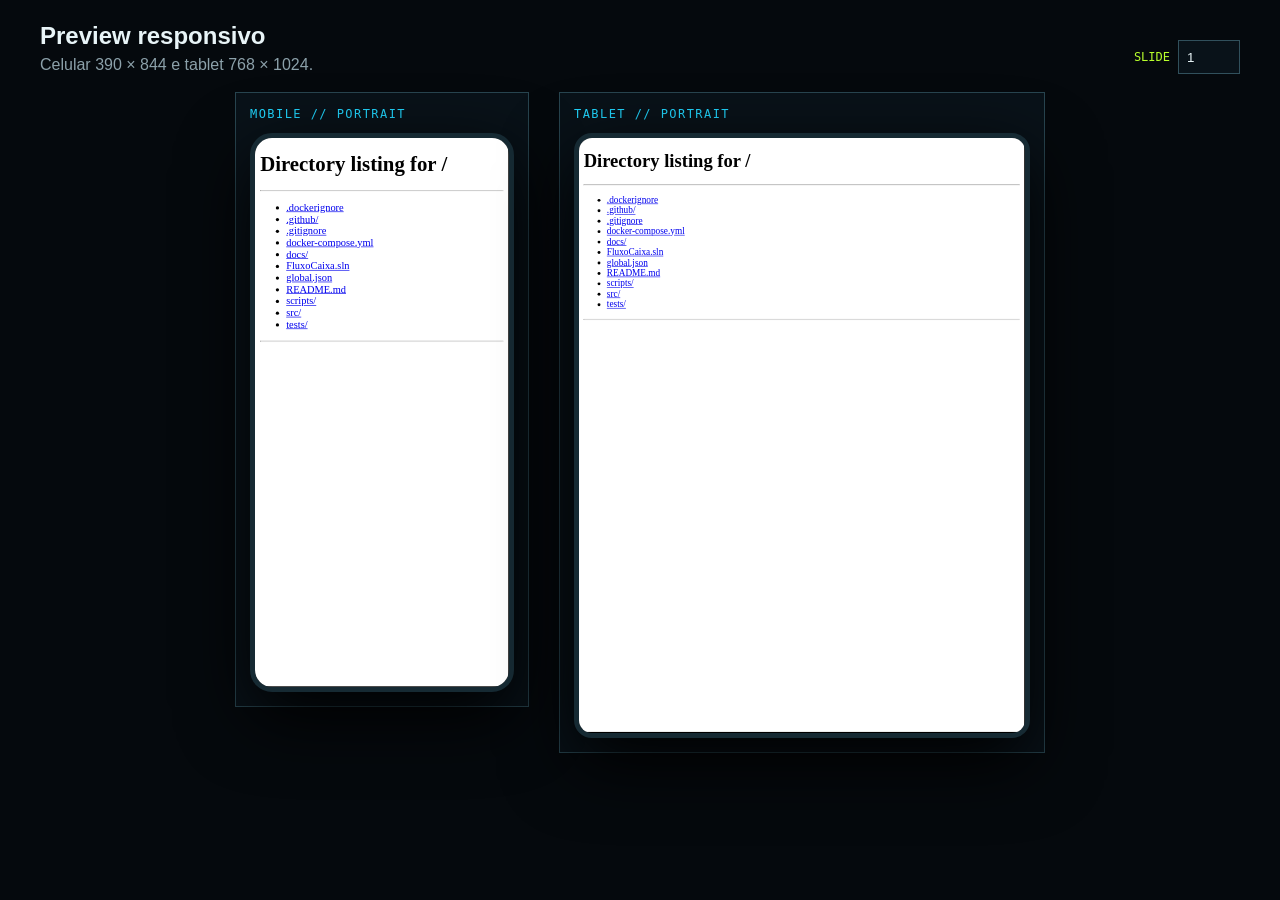
<file: docs/ProvaBC_Carrefour_Apresentacao/web/responsive-preview.html>
<!doctype html>
<html lang="pt-BR">
<head>
  <meta charset="utf-8">
  <meta name="viewport" content="width=device-width, initial-scale=1">
  <title>FluxoCaixa // Preview Responsivo</title>
  <style>
    :root { color-scheme: dark; font-family: "Bahnschrift", sans-serif; }
    * { box-sizing: border-box; }
    body { margin: 0; min-height: 100vh; padding: 22px; color: #e8f4f7; background: #05090d; }
    header { display: flex; justify-content: space-between; align-items: end; margin: 0 auto 18px; max-width: 1200px; }
    h1 { margin: 0; font-size: 24px; }
    p { margin: 6px 0 0; color: #8ca1aa; }
    label { display: flex; align-items: center; gap: 8px; color: #b8ff2c; font: 12px "Cascadia Code", monospace; }
    input { width: 62px; height: 34px; padding: 0 8px; color: #e8f4f7; border: 1px solid #31505c; background: #091219; }
    main { display: flex; justify-content: center; align-items: start; gap: 30px; max-width: 1200px; margin: auto; }
    article { padding: 14px; border: 1px solid #284550; background: #091219; }
    article h2 { margin: 0 0 12px; color: #21d7ff; font: 12px "Cascadia Code", monospace; letter-spacing: .12em; }
    .device { position: relative; overflow: hidden; border: 5px solid #162a33; border-radius: 22px; background: #000; box-shadow: 0 24px 70px #000; }
    .device iframe { position: absolute; inset: 0; border: 0; transform-origin: 0 0; }
    .phone { width: 264px; height: 559px; }
    .phone iframe { width: 390px; height: 844px; transform: scale(.65); }
    .tablet { width: 456px; height: 605px; border-radius: 18px; }
    .tablet iframe { width: 768px; height: 1024px; transform: scale(.58); }
    @media (max-width: 820px) {
      header { align-items: start; flex-direction: column; gap: 14px; }
      main { align-items: center; flex-direction: column; }
    }
  </style>
</head>
<body>
  <header>
    <div><h1>Preview responsivo</h1><p>Celular 390 × 844 e tablet 768 × 1024.</p></div>
    <label>SLIDE <input id="scene" type="number" min="1" max="12" value="1"></label>
  </header>
  <main>
    <article><h2>MOBILE // PORTRAIT</h2><div class="device phone"><iframe title="Preview mobile"></iframe></div></article>
    <article><h2>TABLET // PORTRAIT</h2><div class="device tablet"><iframe title="Preview tablet"></iframe></div></article>
  </main>
  <script>
    const params = new URLSearchParams(location.search);
    const input = document.querySelector("#scene");
    const frames = [...document.querySelectorAll("iframe")];
    const initial = Math.min(12, Math.max(1, Number(params.get("scene")) || 1));
    const autoOpenImage = params.get("image") === "1";

    if (autoOpenImage) {
      frames.forEach((frame) => frame.addEventListener("load", () => {
        setTimeout(() => frame.contentDocument.querySelector("#diagramStage")?.click(), 350);
      }));
    }

    function show(scene) {
      input.value = scene;
      frames.forEach((frame) => { frame.src = `/#${scene}`; });
      history.replaceState(null, "", `?scene=${scene}${autoOpenImage ? "&image=1" : ""}`);
    }

    input.addEventListener("change", () => show(Math.min(12, Math.max(1, Number(input.value) || 1))));
    show(initial);
  </script>
</body>
</html>
</file>
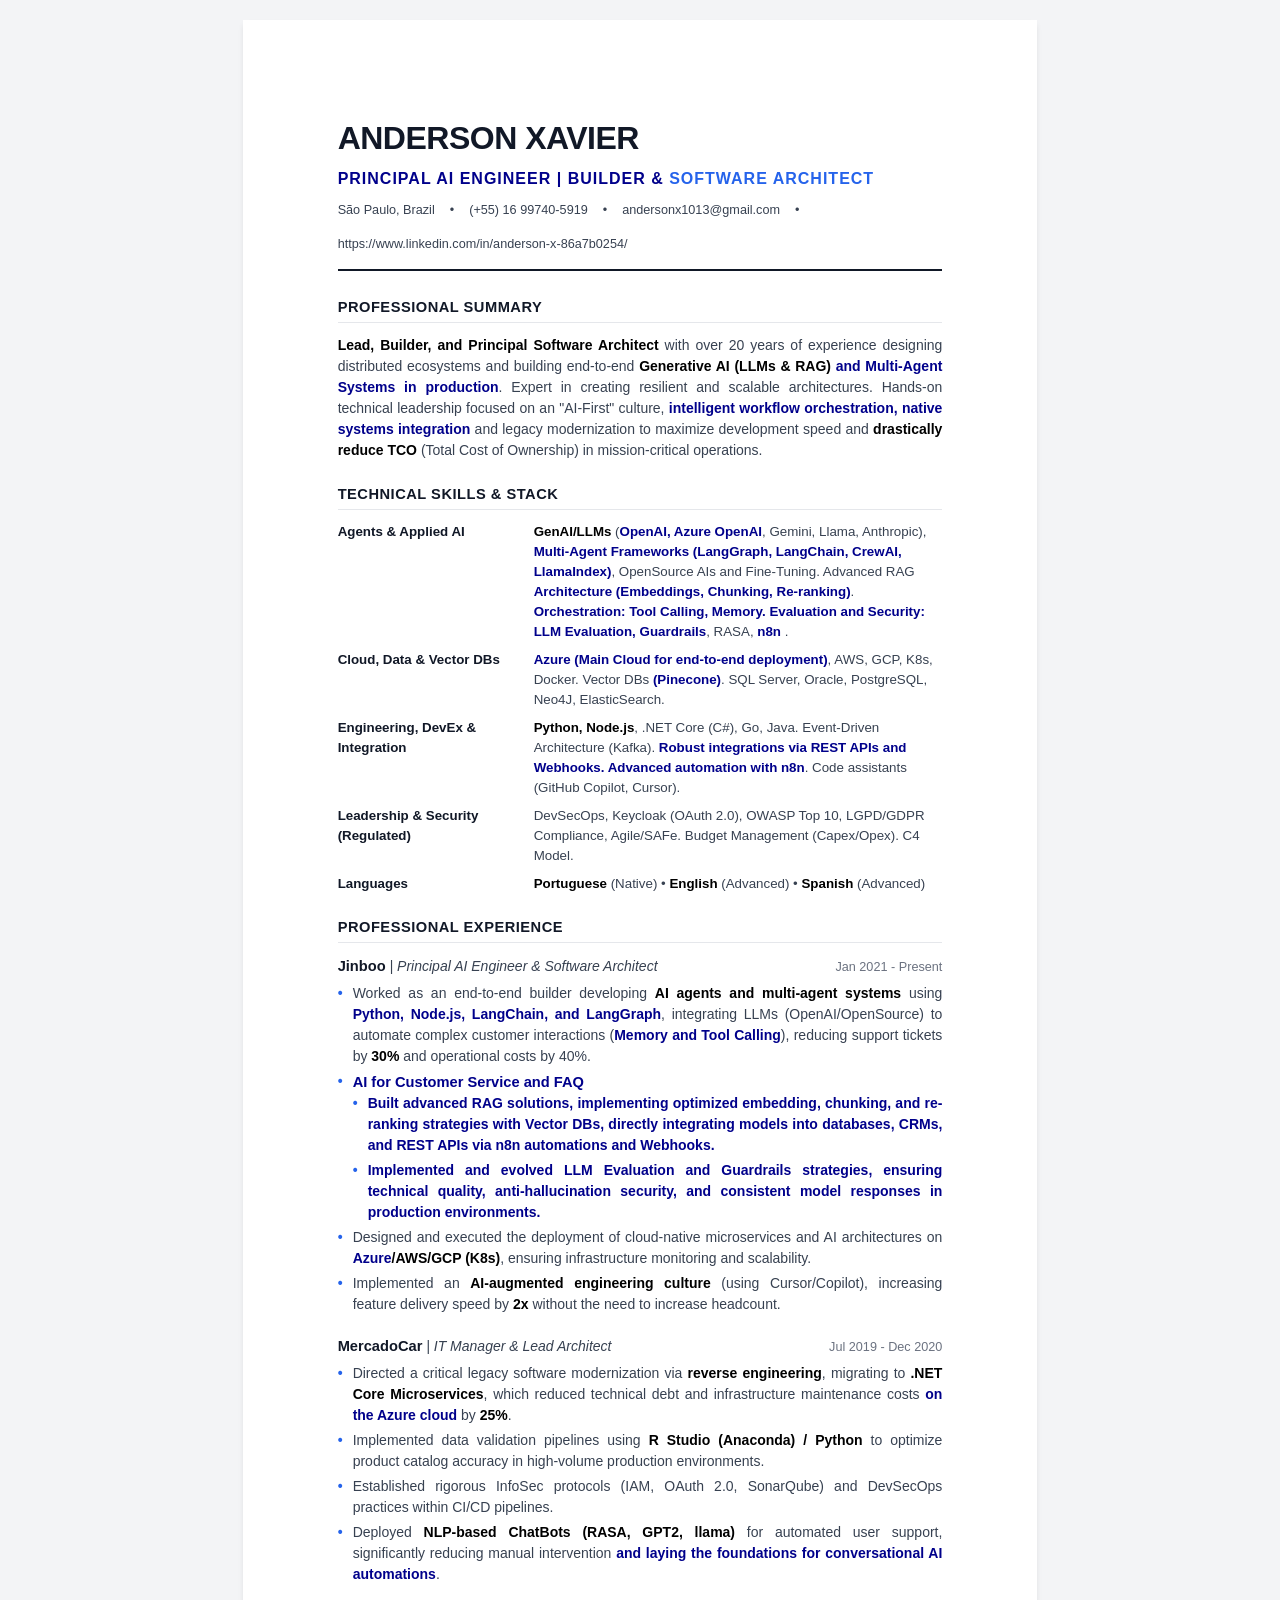
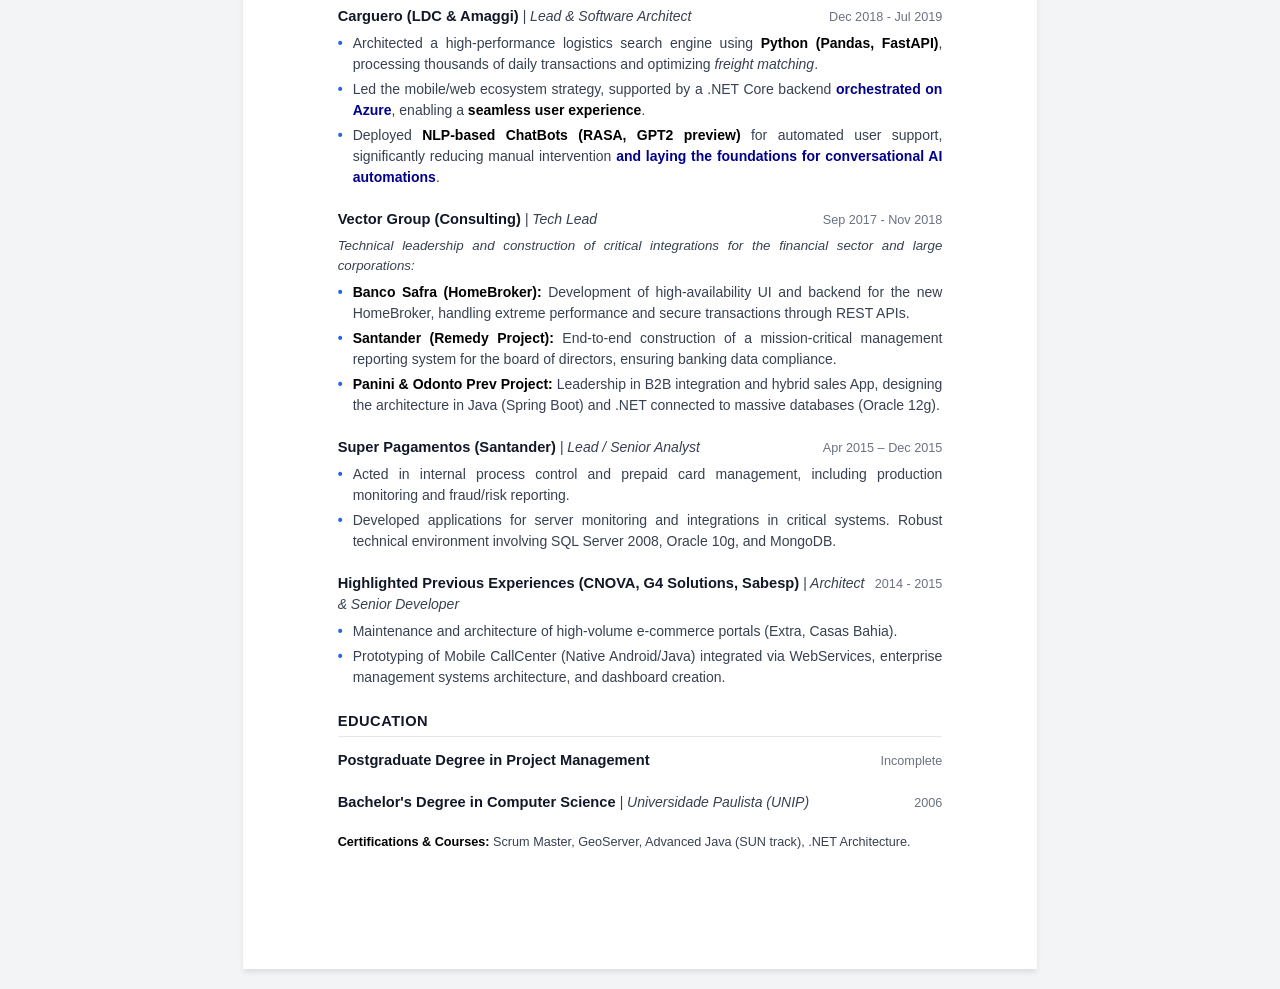
<file: docs/ProvaBC_Carrefour_Apresentacao/web/Fotos/curriculo-ax-completo5-Arq-Eng-03 - AI Focus.html>
<!DOCTYPE html>
<html lang="en">
<head>
    <meta charset="UTF-8">
    <meta name="viewport" content="width=device-width, initial-scale=1.0">
    <title>Anderson Xavier - Principal AI Engineer & Architect</title>
    <style>
        /* --- DESIGN MODERNO CLEAN TECH (AMIGÁVEL PARA ATS) --- */
        :root {
            --color-text: #374151;       /* Cinza escuro para leitura confortável */
            --color-heading: #111827;    /* Preto sólido para títulos */
            --color-accent: #2563eb;     /* Azul Tech */
            --color-meta: #6b7280;       /* Cinza médio para datas */
            --bg-body: #f3f4f6;          /* Fundo da tela */
            --bg-paper: #ffffff;         /* Papel */
            --font-main: -apple-system, BlinkMacSystemFont, "Segoe UI", Roboto, Helvetica, Arial, sans-serif;
        }

        * { box-sizing: border-box; margin: 0; padding: 0; }

        body {
            font-family: var(--font-main);
            color: var(--color-text);
            background-color: var(--bg-body);
            line-height: 1.5;
            font-size: 10.5pt;
            display: flex;
            justify-content: center;
            padding: 20px;
        }

        /* Container A4 */
        .resume-container {
            background-color: var(--bg-paper);
            width: 100%;
            max-width: 21cm;
            min-height: 29.7cm;
            padding: 2.5cm;
            box-shadow: 0 4px 6px -1px rgba(0, 0, 0, 0.1);
        }

        /* --- HEADER --- */
        header {
            margin-bottom: 25px;
            border-bottom: 2px solid var(--color-heading);
            padding-bottom: 15px;
        }

        h1 {
            font-size: 24pt;
            color: var(--color-heading);
            text-transform: uppercase;
            letter-spacing: -0.5px;
            margin-bottom: 5px;
        }

        .role-title {
            font-size: 12pt;
            font-weight: 600;
            color: var(--color-accent);
            text-transform: uppercase;
            letter-spacing: 1px;
            margin-bottom: 10px;
        }

        .contact-info {
            font-size: 9.5pt;
            color: var(--color-text);
            display: flex;
            flex-wrap: wrap;
            gap: 15px;
        }

        .contact-info a, .contact-info span {
            color: var(--color-text);
            text-decoration: none;
        }
        
        .contact-info a:hover {
            color: var(--color-accent);
            text-decoration: underline;
        }

        /* --- SECTIONS --- */
        section { margin-bottom: 22px; }

        h3 {
            font-size: 11pt;
            font-weight: 700;
            color: var(--color-heading);
            text-transform: uppercase;
            letter-spacing: 0.5px;
            border-bottom: 1px solid #e5e7eb;
            margin-bottom: 12px;
            padding-bottom: 4px;
        }

        p { text-align: justify; margin-bottom: 10px; }

        strong { font-weight: 700; color: #000; }

        /* --- SKILLS GRID --- */
        .skills-grid {
            display: grid;
            grid-template-columns: 190px 1fr;
            gap: 6px;
            margin-bottom: 8px;
        }

        .skill-category {
            font-weight: 700;
            font-size: 10pt;
            color: var(--color-heading);
        }

        .skill-list { font-size: 10pt; }

        /* --- EXPERIENCE --- */
        .job-entry { margin-bottom: 20px; }

        .job-header {
            display: flex;
            justify-content: space-between;
            align-items: baseline;
            margin-bottom: 6px;
        }

        .company { font-weight: 700; font-size: 11pt; color: var(--color-heading); }
        .role { font-weight: 500; font-style: italic; color: var(--color-text); }
        .date { font-size: 9.5pt; color: var(--color-meta); text-align: right; white-space: nowrap; }

        ul { list-style: none; padding-left: 0; }

        li {
            position: relative;
            padding-left: 15px;
            margin-bottom: 4px;
            color: var(--color-text);
            text-align: justify;
        }

        li::before {
            content: "•";
            color: var(--color-accent);
            font-weight: bold;
            position: absolute;
            left: 0;
            top: 0;
        }

        /* CLASSE PARA DESTACAR AS NOVIDADES (AZUL ESCURO) */
        .highlight-blue {
            color: #00008B;
            font-weight: bold;
        }

        /* --- PRINT SETTINGS --- */
        @media print {
            body { background-color: #fff; padding: 0; display: block; }
            .resume-container { box-shadow: none; padding: 0; max-width: 100%; margin: 0; }
            @page { size: A4; margin: 1.2cm 1.5cm; }
            a { text-decoration: none; color: #000; }
        }
    </style>
</head>
<body>

    <div class="resume-container">
        
        <!-- HEADER -->
        <header>
            <h1>Anderson Xavier</h1>
            <div class="role-title"><span class="highlight-blue">Principal AI Engineer | Builder &</span> Software Architect</div>
            <div class="contact-info">
                <span>São Paulo, Brazil</span>
                <span>•</span>
                <span>(+55) 16 99740-5919</span>
                <span>•</span>
                <a href="mailto:andersonx1013@gmail.com">andersonx1013@gmail.com</a>
                <span>•</span>
                <a href="https://www.linkedin.com/in/anderson-x-86a7b0254/" target="_blank">https://www.linkedin.com/in/anderson-x-86a7b0254/</a>
            </div>
        </header>

        <!-- RESUMO PROFISSIONAL -->
        <section>
            <h3>Professional Summary</h3>
			<p>
				<strong>Lead, Builder, and Principal Software Architect </strong> with over 20 years of experience designing distributed ecosystems and building end-to-end <strong>Generative AI (LLMs & RAG)</strong> <span class="highlight-blue">and Multi-Agent Systems in production</span>. Expert in creating resilient and scalable architectures. Hands-on technical leadership focused on an "AI-First" culture, <span class="highlight-blue">intelligent workflow orchestration, native systems integration </span> and legacy modernization to maximize development speed and <strong>drastically reduce TCO</strong> (Total Cost of Ownership) in mission-critical operations.
			</p>
        </section>

        <!-- COMPETÊNCIAS TÉCNICAS & IDIOMAS -->
        <section>
            <h3>Technical Skills & Stack</h3>
            
            <div class="skills-grid">
                <div class="skill-category">Agents & Applied AI</div>
                <div class="skill-list">
                      <strong>GenAI/LLMs</strong> (<span class="highlight-blue">OpenAI, Azure OpenAI</span>, Gemini, Llama, Anthropic), <span class="highlight-blue">Multi-Agent Frameworks (LangGraph, LangChain, CrewAI, LlamaIndex)</span>, OpenSource AIs and Fine-Tuning. Advanced RAG <span class="highlight-blue">Architecture (Embeddings, Chunking, Re-ranking)</span>. <span class="highlight-blue">Orchestration: Tool Calling, Memory. Evaluation and Security: LLM Evaluation, Guardrails</span>, RASA, <span class="highlight-blue"> n8n </span>.
                </div>
            </div>

            <div class="skills-grid">
                <div class="skill-category">Cloud, Data & Vector DBs</div>
                <div class="skill-list">
                    <span class="highlight-blue">Azure (Main Cloud for end-to-end deployment)</span>, AWS, GCP, K8s, Docker. Vector DBs <span class="highlight-blue">(Pinecone)</span>. SQL Server, Oracle, PostgreSQL, Neo4J, ElasticSearch.
                </div>
            </div>

            <div class="skills-grid">
                <div class="skill-category">Engineering, DevEx & Integration</div>
                <div class="skill-list">
                    <strong>Python, Node.js</strong>, .NET Core (C#), Go, Java. Event-Driven Architecture (Kafka). <span class="highlight-blue">Robust integrations via REST APIs and Webhooks. Advanced automation with n8n</span>. Code assistants (GitHub Copilot, Cursor).
                </div>
            </div>

            <div class="skills-grid">
                <div class="skill-category">Leadership & Security (Regulated)</div>
                <div class="skill-list">
                    DevSecOps, Keycloak (OAuth 2.0), OWASP Top 10, LGPD/GDPR Compliance, Agile/SAFe. Budget Management (Capex/Opex). C4 Model.
                </div>
            </div>

            <div class="skills-grid">
                <div class="skill-category">Languages</div>
                <div class="skill-list">
                    <strong>Portuguese</strong> (Native) • <strong>English</strong> (Advanced) • <strong>Spanish</strong> (Advanced)
                </div>
            </div>
        </section>
		
        <!-- EXPERIÊNCIA PROFISSIONAL -->
        <section>
            <h3>Professional Experience</h3>

            <!-- Jinboo -->
            <div class="job-entry">
                <div class="job-header">
                    <div>
                        <span class="company">Jinboo</span> 
                        <span class="role">| Principal AI Engineer & Software Architect</span>
                    </div>
                    <span class="date">Jan 2021 - Present</span>
                </div>
                <ul>
                    <li>
                        Worked as an end-to-end builder developing <strong>AI agents and multi-agent systems</strong> using <span class="highlight-blue">Python, Node.js, LangChain, and LangGraph</span>, integrating LLMs (OpenAI/OpenSource) to automate complex customer interactions (<span class="highlight-blue">Memory and Tool Calling</span>), reducing support tickets by <strong>30%</strong> and operational costs by 40%.
                    </li>
					
					
					<li>
					<span class="company"><span class="highlight-blue">AI for Customer Service and FAQ</span></span> 
					<ul>
						<li>
							<span class="highlight-blue">Built advanced RAG solutions, implementing optimized embedding, chunking, and re-ranking strategies with Vector DBs, directly integrating models into databases, CRMs, and REST APIs via n8n automations and Webhooks.</span>
						</li>
						<li>
							<span class="highlight-blue">Implemented and evolved LLM Evaluation and Guardrails strategies, ensuring technical quality, anti-hallucination security, and consistent model responses in production environments.</span>
						</li>
					</ul>
					</li>
					
					
                    <li>
                        Designed and executed the deployment of cloud-native microservices and AI architectures on <strong><span class="highlight-blue">Azure</span>/AWS/GCP (K8s)</strong>, ensuring infrastructure monitoring and scalability.
                    </li>
					<li>
                        Implemented an <strong>AI-augmented engineering culture</strong> (using Cursor/Copilot), increasing feature delivery speed by <strong>2x</strong> without the need to increase headcount.
                    </li>
                </ul>
            </div>

            <!-- MercadoCar -->
            <div class="job-entry">
                <div class="job-header">
                    <div>
                        <span class="company">MercadoCar</span> 
                        <span class="role">| IT Manager & Lead Architect</span>
                    </div>
                    <span class="date">Jul 2019 - Dec 2020</span>
                </div>
                <ul>
                    <li>
                        Directed a critical legacy software modernization via <strong>reverse engineering</strong>, migrating to <strong>.NET Core Microservices</strong>, which reduced technical debt and infrastructure maintenance costs <span class="highlight-blue">on the Azure cloud</span> by <strong>25%</strong>.
                    </li>
                    <li>
                        Implemented data validation pipelines using <strong>R Studio (Anaconda) / Python</strong> to optimize product catalog accuracy in high-volume production environments.
                    </li>
                    <li>
                        Established rigorous InfoSec protocols (IAM, OAuth 2.0, SonarQube) and DevSecOps practices within CI/CD pipelines.
                    </li>
					<li>
                        Deployed <strong>NLP-based ChatBots (RASA, GPT2, llama)</strong> for automated user support, significantly reducing manual intervention <span class="highlight-blue">and laying the foundations for conversational AI automations</span>.
                    </li>
                </ul>
            </div>

            <!-- Carguero -->
            <div class="job-entry">
                <div class="job-header">
                    <div>
                        <span class="company">Carguero (LDC & Amaggi)</span> 
                        <span class="role">| Lead & Software Architect</span>
                    </div>
                    <span class="date">Dec 2018 - Jul 2019</span>
                </div>
                <ul>
                    <li>
                        Architected a high-performance logistics search engine using <strong>Python (Pandas, FastAPI)</strong>, processing thousands of daily transactions and optimizing <em>freight matching</em>.
                    </li>
                    <li>
                        Led the mobile/web ecosystem strategy, supported by a .NET Core backend <span class="highlight-blue">orchestrated on Azure</span>, enabling a <strong>seamless user experience</strong>.
                    </li>
                    <li>
                        Deployed <strong>NLP-based ChatBots (RASA, GPT2 preview)</strong> for automated user support, significantly reducing manual intervention <span class="highlight-blue">and laying the foundations for conversational AI automations</span>.
                    </li>
                </ul>
            </div>

            <!-- Vector Group / Santander -->
			<div class="job-entry">
                <div class="job-header">
                    <div>
                        <span class="company">Vector Group (Consulting)</span> 
                        <span class="role">| Tech Lead </span> 
                    </div>
                    <span class="date">Sep 2017 - Nov 2018</span>
                </div>
                <p style="font-size: 10pt; margin-bottom: 6px; font-style: italic;">Technical leadership and construction of critical integrations for the financial sector and large corporations:</p>
                <ul>
                    <li>
                        <strong>Banco Safra (HomeBroker):</strong> Development of high-availability UI and backend for the new HomeBroker, handling extreme performance and secure transactions through REST APIs.
                    </li>
                    <li>
                        <strong>Santander (Remedy Project):</strong> End-to-end construction of a mission-critical management reporting system for the board of directors, ensuring banking data compliance.
                    </li>
                    <li>
                        <strong>Panini & Odonto Prev Project:</strong> Leadership in B2B integration and hybrid sales App, designing the architecture in Java (Spring Boot) and .NET connected to massive databases (Oracle 12g).
                    </li>
                </ul>
            </div>

            <!-- Super Pagamentos (Santander) -->
            <div class="job-entry">
                <div class="job-header">
                    <div>
                        <span class="company">Super Pagamentos (Santander)</span> 
                        <span class="role">| Lead / Senior Analyst
                    </div>
                    <span class="date">Apr 2015 – Dec 2015</span>
                </div>
                <ul>
                    <li>
                        Acted in internal process control and prepaid card management, including production monitoring and fraud/risk reporting.
                    </li>
                    <li>
                        Developed applications for server monitoring and integrations in critical systems. Robust technical environment involving SQL Server 2008, Oracle 10g, and MongoDB.
                    </li>
                </ul>
            </div>

            <!-- CNOVA e Outros Simplificados por espaço se necessário -->
            <div class="job-entry">
                <div class="job-header">
                    <div>
                        <span class="company">Highlighted Previous Experiences (CNOVA, G4 Solutions, Sabesp)</span> 
                        <span class="role">| Architect & Senior Developer</span>
                    </div>
                    <span class="date">2014 - 2015</span>
                </div>
                <ul>
                    <li>
                        Maintenance and architecture of high-volume e-commerce portals (Extra, Casas Bahia).
                    </li>
                    <li>
                        Prototyping of Mobile CallCenter (Native Android/Java) integrated via WebServices, enterprise management systems architecture, and dashboard creation.
                    </li>
                </ul>
            </div>

        </section>

        <!-- FORMAÇÃO ACADÊMICA -->
        <section>
            <h3>Education</h3>
            <div class="job-entry">
                <div class="job-header">
                    <div>
                        <span class="company">Postgraduate Degree in Project Management</span>
                    </div>
                    <span class="date">Incomplete</span>
                </div>
            </div>
            <div class="job-entry">
                <div class="job-header">
                    <div>
                        <span class="company">Bachelor's Degree in Computer Science</span>
                        <span class="role">| Universidade Paulista (UNIP)</span>
                    </div>
                    <span class="date">2006</span>
                </div>
            </div>
            <p style="font-size: 9.5pt; margin-top: 10px;">
                <strong>Certifications & Courses:</strong> Scrum Master, GeoServer, Advanced Java (SUN track), .NET Architecture.
            </p>
        </section>

    </div>

</body>
</html>
</file>
